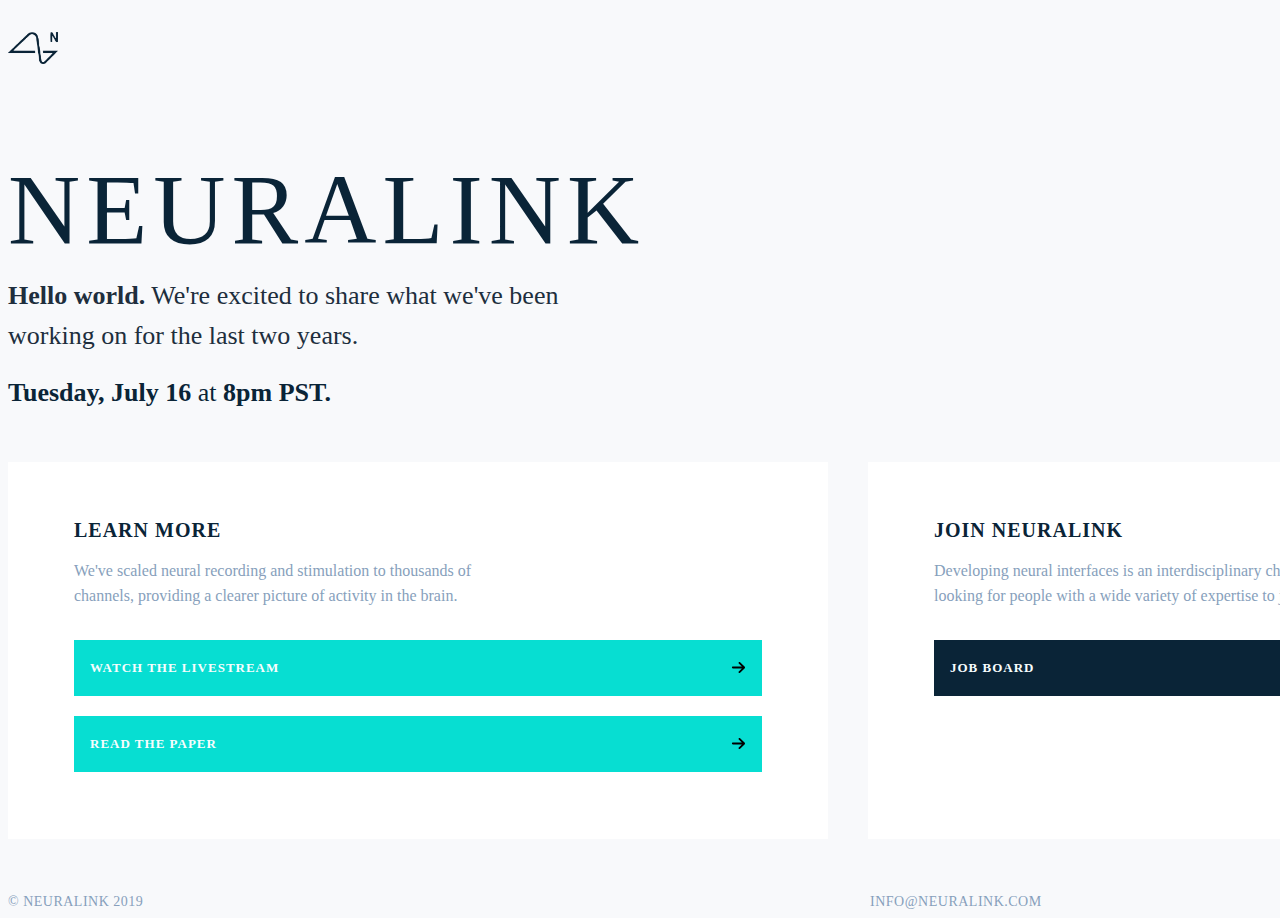
<file: index.html>
<!DOCTYPE html>
<html lang="en">
<head>
    <meta charset="UTF-8">
    <title>NeuraLink</title>
    <link rel="stylesheet" href="CSS/style.css">
</head>
<body>
<header class="header">
    <div class="logo">
        <img src="Img/neura_logo.png" alt="neuralink logo">
    </div>
</header>
<main class="main">
    <div class="container">
        <section>
            <div class="neuralink_title">
                NEURALINK
            </div>
            <div class="neuralink_text">
                <b>Hello world.</b> We're excited to share what we've been <br> working on for the last two years.
            </div>
            <div class="neuralink_text_time">
                <b>Tuesday, July 16 </b>at <b>8pm PST.</b>
            </div>
        </section>
        <section>
            <div class="learn_section">
                <div class="first">
                    <div class="inner_block">
                        <div class="learn_title">
                            <b>LEARN MORE</b>
                        </div>
                        <div class="learn_text">
                            We've scaled neural recording and stimulation to thousands of <br> channels, providing a
                            clearer
                            picture
                            of activity in the brain.
                        </div>
                        <div class="go_link">
                            <a href="https://www.youtube.com/watch?v=r-vbh3t7WVI&feature=youtu.be"><p><b>WATCH THE LIVESTREAM <img src="Img/arrow-right2.svg" alt="за стеклом"></b></p></a>
                        </div>
                        <div class="go_link">
                            <a href="https://www.biorxiv.org/content/10.1101/703801v2"><p><b>READ THE PAPER<img src="Img/arrow-right2.svg" alt="за стеклом"></b></p></a>
                        </div>
                    </div>
                </div>
                <div class="second">
                    <div class="inner_block">
                        <div class="learn_title">
                            <b>JOIN NEURALINK</b>
                        </div>
                        <div class="learn_text">
                            Developing neural interfaces is an interdisciplinary challenge. We’re <br> looking for
                            people
                            with a wide variety of expertise to join us.
                        </div>
                        <div class="go_link job_link">
                            <a href="HTML/jobs_page.html"><p><b>JOB BOARD <img src="Img/arrow-right2.svg" alt="за стеклом"></b></p></a>
                        </div>
                    </div>
                </div>
            </div>
        </section>
    </div>
</main>
<footer class="footer">
    <div class="container">
        <div class="footer_block">
            <div>© NEURALINK 2019</div>
            <div><a href="mailto:info@neuralink.com">INFO@NEURALINK.COM</a></div>
            <div><a href="https://twitter.com/neuralink">@NEURALINK</a></div>
        </div>
    </div>
</footer>

</body>
</html>
</file>
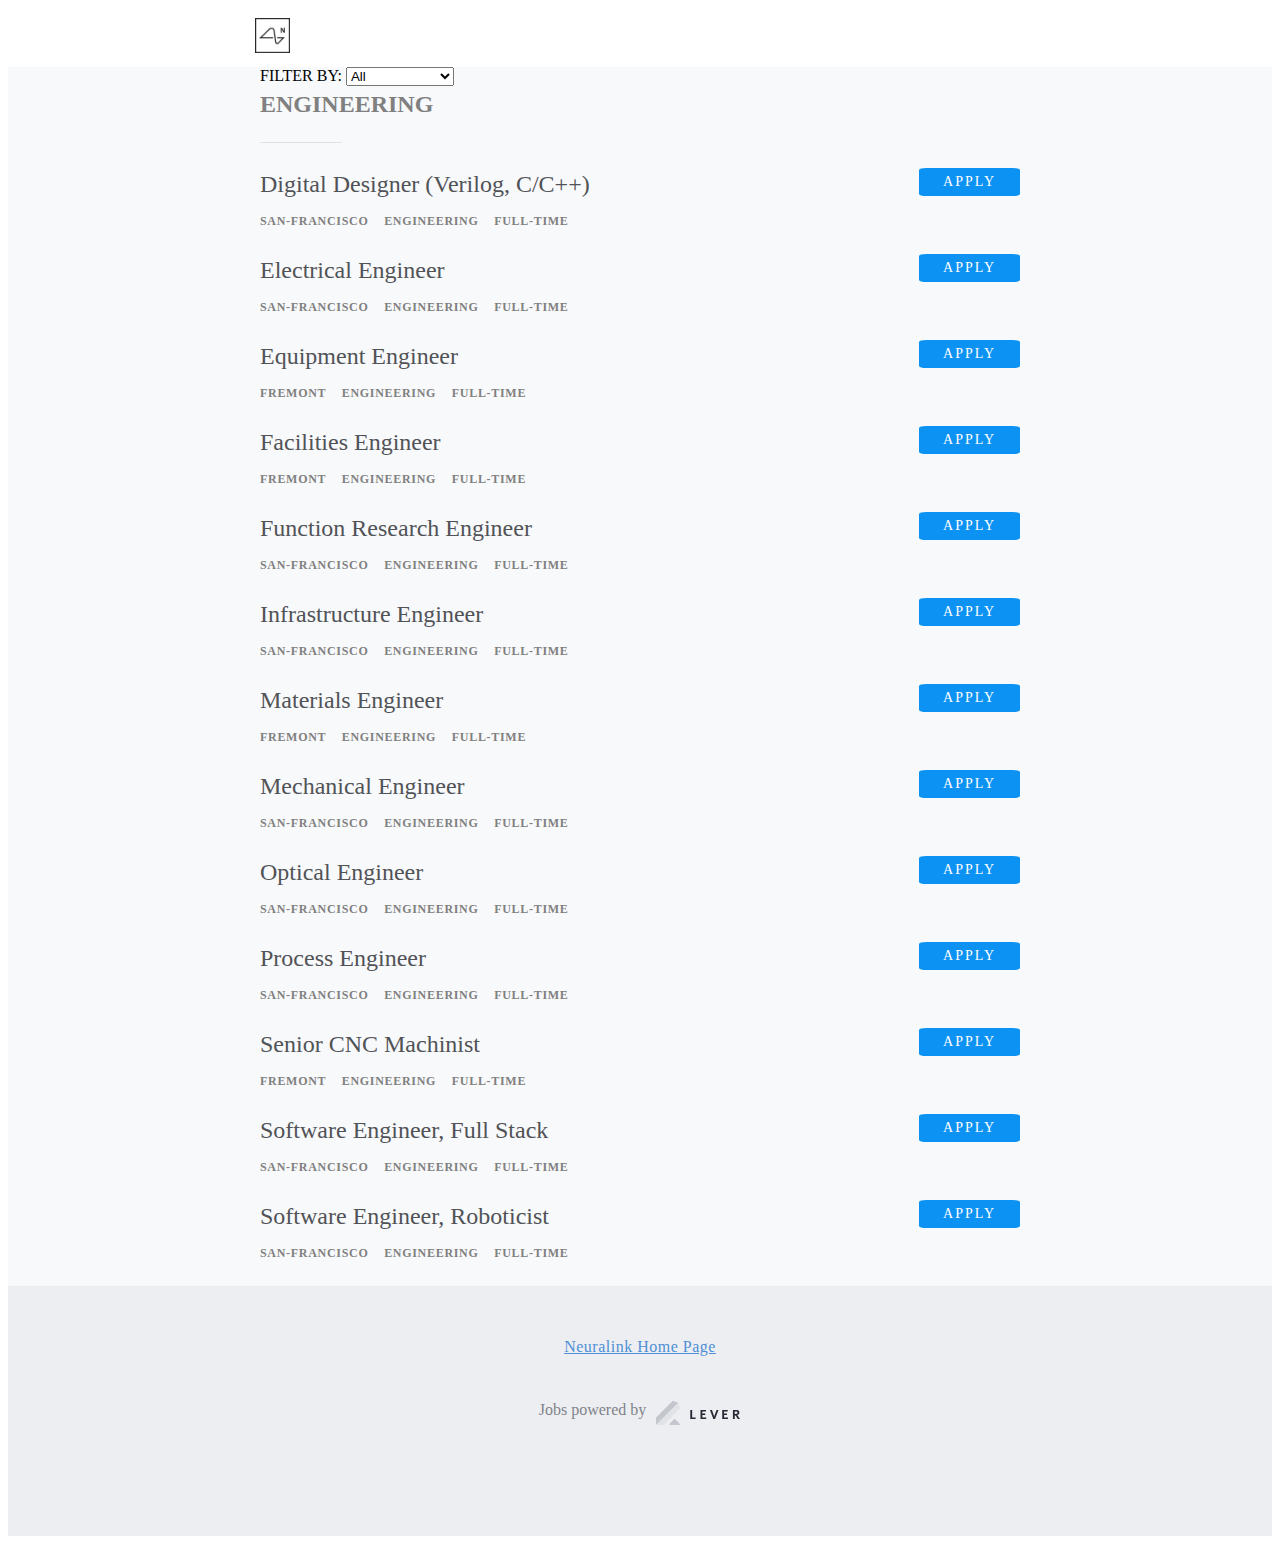
<file: HTML/jobs_page.html>
<!DOCTYPE html>
<html lang="en">
<head>
    <meta charset="UTF-8">
    <title>Title</title>
    <link rel="stylesheet" href="../CSS/jobs_list.css">
</head>
<body>
<header class="header">
    <div class="container">
        <div class="logo">
            <img src="../Img/neura_logokvadra.png">
        </div>
    </div>
</header>
<main>
    <section class="filters">
        <div class="container">
            <div class="filter_items">
                FILTER BY:
                <select class="filter_select" name="CITY">
                    <option value="All">All</option>
                    <option value="Fremont">Fremont</option>
                    <option value="SanFrancisco">San Francisco</option>
                </select>
            </div>
        </div>
    </section>
    <section class="vacation_lists">
        <div class="container">
            <div class="jobs_title">
                <b>ENGINEERING</b>
            </div>
            <hr align="left" width="80" size="1" color="#E2E2E2"/>
            <a href="https://jobs.lever.co/neuralink/c4208bd1-8887-4222-b4af-40069185750e" class="job_block-link">
                <div class="job_block">
                    <div class="job_ad">
                        <div class="job_high">
                            <span class="job_name">Digital Designer (Verilog, C/C++)</span>
                            <div class="button_apply">
                                APPLY
                            </div>
                        </div>
                    </div>
                    <div class="job_place">
                        SAN-FRANCISCO ENGINEERING FULL-TIME
                    </div>
                </div>
            </a>
            <a href="https://jobs.lever.co/neuralink/775339f4-3e5e-4926-8b78-6b5b8915d397" class="job_block-link">
                <div class="job_block">
                    <div class="job_ad">
                        <div class="job_high">
                            <span class="job_name">Electrical Engineer</span>
                            <div class="button_apply">
                                APPLY
                            </div>
                        </div>
                    </div>
                    <div class="job_place">
                        SAN-FRANCISCO ENGINEERING FULL-TIME
                    </div>
                </div>
            </a>
            <a href="https://jobs.lever.co/neuralink/b5dc0a7b-6f47-495b-860f-eed21bb948da" class="job_block-link">
                <div class="job_block">
                    <div class="job_ad">
                        <div class="job_high">
                            <span class="job_name">Equipment Engineer</span>
                            <div class="button_apply">
                                APPLY
                            </div>
                        </div>
                    </div>
                    <div class="job_place">
                        FREMONT ENGINEERING FULL-TIME
                    </div>
                </div>
            </a>
            <a href="https://jobs.lever.co/neuralink/47e26b1d-ac0c-4b51-9751-2086d4dca6da" class="job_block-link">
                <div class="job_block">
                    <div class="job_ad">
                        <div class="job_high">
                            <span class="job_name">Facilities Engineer</span>
                            <div class="button_apply">
                                APPLY
                            </div>
                        </div>
                    </div>
                    <div class="job_place">
                        FREMONT ENGINEERING FULL-TIME
                    </div>
                </div>
            </a>
            <a href="https://jobs.lever.co/neuralink/5688ec2b-86b9-4f25-bfdc-98c0242a86ba" class="job_block-link">
                <div class="job_block">
                    <div class="job_ad">
                        <div class="job_high">
                            <span class="job_name">Function Research Engineer</span>
                            <div class="button_apply">
                                APPLY
                            </div>
                        </div>
                    </div>
                    <div class="job_place">
                        SAN-FRANCISCO ENGINEERING FULL-TIME
                    </div>
                </div>
            </a>
            <a href="https://jobs.lever.co/neuralink/efb72bf6-5a55-434e-a0fd-9197f8485b55" class="job_block-link">
                <div class="job_block">
                    <div class="job_ad">
                        <div class="job_high">
                            <span class="job_name">Infrastructure Engineer</span>
                            <div class="button_apply">
                                APPLY
                            </div>
                        </div>
                    </div>
                    <div class="job_place">
                        SAN-FRANCISCO ENGINEERING FULL-TIME
                    </div>
                </div>
            </a>
            <a href="https://jobs.lever.co/neuralink/1d0a48dd-d19a-443b-bd85-4b5fe6406e5a" class="job_block-link">
                <div class="job_block">
                    <div class="job_ad">
                        <div class="job_high">
                            <span class="job_name">Materials Engineer</span>
                            <div class="button_apply">
                                APPLY
                            </div>
                        </div>
                    </div>
                    <div class="job_place">
                        FREMONT ENGINEERING FULL-TIME
                    </div>
                </div>
            </a>
            <a href="https://jobs.lever.co/neuralink/36d50c6f-a719-4165-a4ec-a81641317afd" class="job_block-link">
                <div class="job_block">
                    <div class="job_ad">
                        <div class="job_high">
                            <span class="job_name">Mechanical Engineer</span>
                            <div class="button_apply">
                                APPLY
                            </div>
                        </div>
                    </div>
                    <div class="job_place">
                        SAN-FRANCISCO ENGINEERING FULL-TIME
                    </div>
                </div>
            </a>
            <a href="https://jobs.lever.co/neuralink/c98c011c-0f49-497e-a504-59a561848002" class="job_block-link">
                <div class="job_block">
                    <div class="job_ad">
                        <div class="job_high">
                            <span class="job_name">Optical Engineer</span>
                            <div class="button_apply">
                                APPLY
                            </div>
                        </div>
                    </div>
                    <div class="job_place">
                        SAN-FRANCISCO ENGINEERING FULL-TIME
                    </div>
                </div>
            </a>
            <a href="https://jobs.lever.co/neuralink/41e6b821-f8ce-4b61-af87-a36ac1384ef0" class="job_block-link">
                <div class="job_block">
                    <div class="job_ad">
                        <div class="job_high">
                            <span class="job_name">Process Engineer</span>
                            <div class="button_apply">
                                APPLY
                            </div>
                        </div>
                    </div>
                    <div class="job_place">
                        SAN-FRANCISCO ENGINEERING FULL-TIME
                    </div>
                </div>
            </a>
            <a href="https://jobs.lever.co/neuralink/8bb4a4f8-3b6d-40b4-90e6-0dd72d25828d" class="job_block-link">
                <div class="job_block">
                    <div class="job_ad">
                        <div class="job_high">
                            <span class="job_name">Senior CNC Machinist</span>
                            <div class="button_apply">
                                APPLY
                            </div>
                        </div>
                    </div>
                    <div class="job_place">
                        FREMONT ENGINEERING FULL-TIME
                    </div>
                </div>
            </a>
            <a href="https://jobs.lever.co/neuralink/6b01dc79-1e6b-4598-b9f4-5359e72fc0e0" class="job_block-link">
                <div class="job_block">
                    <div class="job_ad">
                        <div class="job_high">
                            <span class="job_name">Software Engineer, Full Stack</span>
                            <div class="button_apply">
                                APPLY
                            </div>
                        </div>
                    </div>
                    <div class="job_place">
                        SAN-FRANCISCO ENGINEERING FULL-TIME
                    </div>
                </div>
            </a>
            <a href="https://jobs.lever.co/neuralink/07224f06-f535-48bb-b733-b63c43b2b3f2" class="job_block-link">
                <div class="job_block">
                    <div class="job_ad">
                        <div class="job_high">
                            <span class="job_name">Software Engineer, Roboticist</span>
                            <div class="button_apply">
                                APPLY
                            </div>
                        </div>
                    </div>
                    <div class="job_place">
                        SAN-FRANCISCO ENGINEERING FULL-TIME
                    </div>
                </div>
            </a>
        </div>
    </section>
    <footer class="page2footer">
        <div class="container">
            <div class="homepage_link">
                <a href="../index.html">
                    Neuralink Home Page
                </a>
            </div>
            <div class="footer_text">
                <div>
                    <a href="https://www.lever.co/">
                        Jobs powered by
                    </a>
                </div>
                <div>
                    <img src="../Img/lever-logo-full.svg">
                </div>
            </div>
        </div>
    </footer>
</main>
</body>
</html>
</file>
<file: CSS/style.css>
* {
    box-sizing: border-box;
}

body {
    background-color: #F8F9FB;
}

.container {
    font-family: Gisha;
}

.header {
    width: 1850px;
    margin: 0 auto;
    padding-bottom: 42px;
}

.logo img {
    width: 50px;
    margin-top: 24px;
}

.neuralink_title {
    font-size: 100px;
    color: #0A2437;
    font-weight: 500;
    margin-top: 42px;
    letter-spacing: 6px;
    padding-bottom: 9px;
}

.neuralink_text {
    font-size: 26px;
    line-height: 40px;
    color: #202E3D;
    padding-bottom: 22px;
}

.main {
    width: 1680px;
    margin: 0 auto;
}

.neuralink_text_time {
    font-size: 26px;
    color: #0A2437;
    padding-bottom: 54px;
}

.learn_section {
    display: flex;
    justify-content: space-between;
    padding-bottom: 55px;
}

.first {
    display: block;
    background-color: white;
    width: 820px;
    height: 377px;
}

.second {
    display: block;
    background-color: white;
    width: 820px;
}

.learn_title {
    font-size: 20px;
    letter-spacing: 1px;
    color: #0A2437;
    padding-bottom: 16px;
}

.learn_text {
    color: #879FBC;
    font-size: 16px;
    line-height: 25px;
    font-weight: 100;
    padding-bottom: 19px;
}

.inner_block {
    padding: 57px 66px;
}

.go_link {
    background-color: #07DED2;
    margin-bottom: 20px;
}

.go_link p {
    color: #F7FDFE;
    padding: 20px 16px;
    font-size: 13px;
    letter-spacing: 1px;
}

.go_link p:hover {
    color: #0A2437;
}

.go_link img {
    width: 15px;
    float: right;
    margin: auto;
}

.go_link a {
    text-decoration-line: none;
}

.go_link:hover {
    background-color: #F3F3F3;
    transition-duration: 0.3s;
}

.job_link {
    background-color: #0A2437;
}

.footer {
    width: 1860px;
    margin: 0 auto;
    font-size: 14px;
    letter-spacing: 0.5px;
}

.footer_block {
    display: flex;
    justify-content: space-between;
    color: #879FBC;
}

.footer_block a {
    text-decoration-line: none;
    color: #879FBC;
}
</file>
<file: CSS/jobs_list.css>
.container {
    max-width: 760px;
    margin: 0 auto;
}

header {
    position: -webkit-sticky;
    position: sticky;
    top: 0;
    background-color: #ffffff;
}

.logo img {
    width: 35px;
    margin-top: 10px;
    left: -5px;
    margin-bottom: 10px;
    position: relative;
}

main {
    background-color: #F8F9FB;
}

hr {
    margin-top: 20px;
    margin-bottom: 25px;
}

.button_apply {
    float: right;
}

.job_block {
    font-family: "Circe Rounded";
    margin-bottom: 25px;
}

.jobs_title {
    font-size: 24px;
    line-height: 36px;
    font-family: "Circe Rounded";
    color: #808080;
}

a {
    text-decoration-line: none;
}

.job_block:hover .job_name {
    color: #0C92F3;
    transition-duration: 0.2s;
}


.job_ad {
    padding-bottom: 12px;
}

.job_name {
    font-size: 24px;
    line-height: 33px;
    color: #515357;
}

.job_place {
    font-size: 12px;
    line-height: 16px;
    color: #808080;
    font-weight: 600;
    letter-spacing: 0.7px;
    word-spacing: 12px;
}

.button_apply {
    background-color: #0C92F3;
    color: #ffffff;
    padding: 5px 24px;
    border-radius: 7%;
    letter-spacing: 2px;
    font-size: 14px;
    line-height: 18px;
    font-weight: 400;
}

.button_apply:hover {
    background-color: #0A83DA;
}

.page2footer {
    background-color: #EDEEF1;
    font-family: Roboto;
    text-align: center;
    height: 250px;
}

.homepage_link {
    padding-top: 47px;
    padding-bottom: 40px;
}

.homepage_link a {
    color: #4e8ed6;
    text-decoration-line: underline;
    font-size: 16px;
    line-height: 28px;
    letter-spacing: 0.5px;
}

.homepage_link a:hover {
    color: #4883C5;
}

.footer_text {
    display: flex;
    justify-content: center;
}

.footer_text a {
    color: #7f838a;
}

.footer_text a:hover {
    text-decoration-line: underline;
}

.footer_text img {
    padding-left: 10px;
    width: 85px;
    position: relative;
}
</file>
